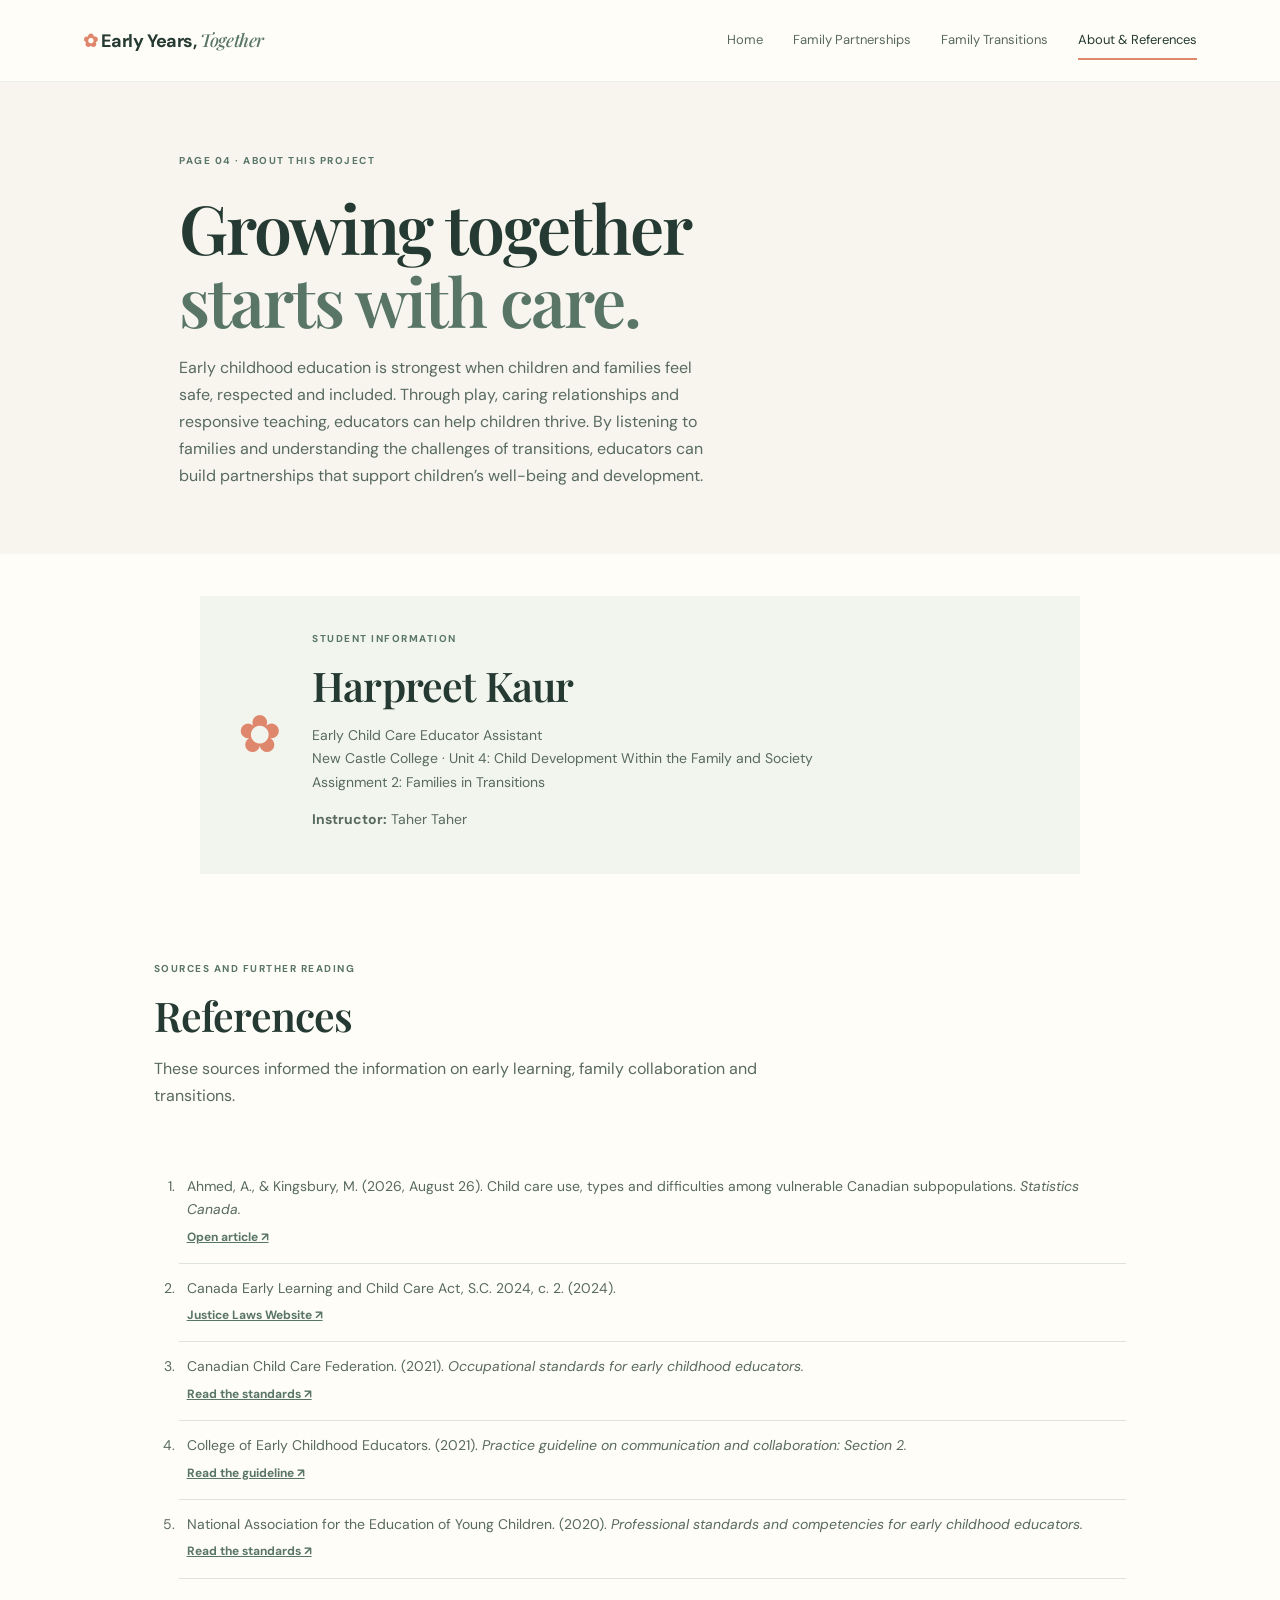
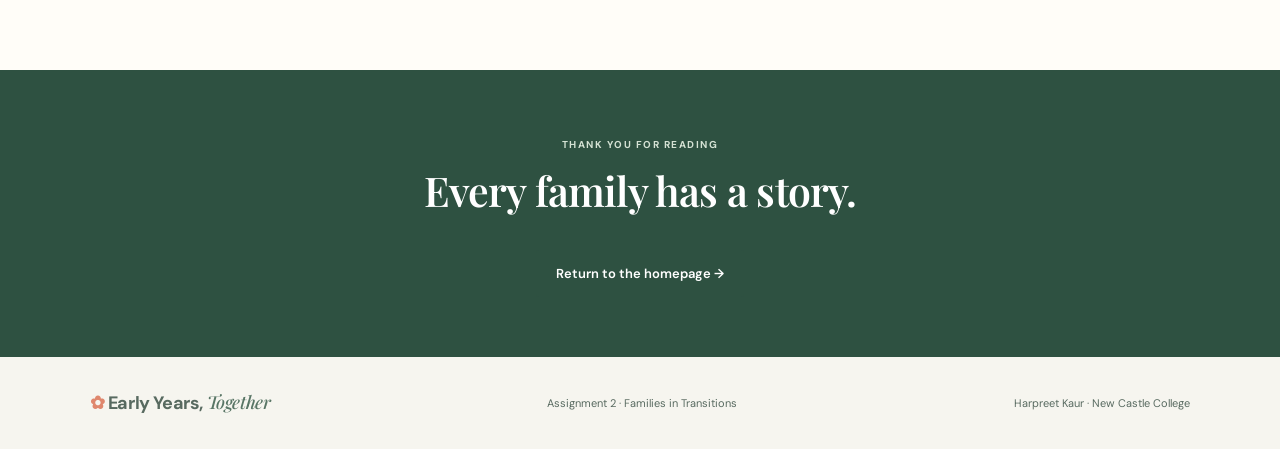
<file: about.html>
<!doctype html><html lang="en"><head><meta charset="utf-8"><meta name="viewport" content="width=device-width,initial-scale=1"><title>About &amp; References | Early Years, Together</title><link rel="preconnect" href="https://fonts.googleapis.com"><link href="https://fonts.googleapis.com/css2?family=DM+Sans:wght@400;500;600;700&family=Playfair+Display:wght@500;600;700&display=swap" rel="stylesheet"><link rel="stylesheet" href="styles.css"></head><body><header><a class="brand" href="index.html">✿ Early Years, <i>Together</i></a><button class="menu" aria-expanded="false">Menu</button><nav><a href="index.html">Home</a><a href="partnerships.html">Family Partnerships</a><a href="transitions.html">Family Transitions</a><a class="current" href="about.html">About &amp; References</a></nav></header><main><section class="about-hero"><small>PAGE 04 · ABOUT THIS PROJECT</small><h1>Growing together<br><em>starts with care.</em></h1><p>Early childhood education is strongest when children and families feel safe, respected and included. Through play, caring relationships and responsive teaching, educators can help children thrive. By listening to families and understanding the challenges of transitions, educators can build partnerships that support children’s well-being and development.</p></section><section class="student"><div class="flower">✿</div><div><small>STUDENT INFORMATION</small><h2>Harpreet Kaur</h2><p>Early Child Care Educator Assistant<br>New Castle College · Unit 4: Child Development Within the Family and Society<br>Assignment 2: Families in Transitions</p><p><strong>Instructor:</strong> Taher Taher</p></div></section><section class="refs"><div class="intro"><small>SOURCES AND FURTHER READING</small><h2>References</h2><p>These sources informed the information on early learning, family collaboration and transitions.</p></div><ol><li>Ahmed, A., &amp; Kingsbury, M. (2026, August 26). Child care use, types and difficulties among vulnerable Canadian subpopulations. <em>Statistics Canada.</em> <a href="https://www150.statcan.gc.ca/n1/pub/36-28-0001/2026008/article/00004-eng.htm" target="_blank" rel="noopener">Open article ↗</a></li><li>Canada Early Learning and Child Care Act, S.C. 2024, c. 2. (2024). <a href="https://laws-lois.justice.gc.ca/eng/acts/C-3.55/section-7.html" target="_blank" rel="noopener">Justice Laws Website ↗</a></li><li>Canadian Child Care Federation. (2021). <em>Occupational standards for early childhood educators.</em> <a href="https://cccf-fcsge.ca/wp-content/uploads/2021/03/Occupational-Standards-for-ECEs-comp.pdf" target="_blank" rel="noopener">Read the standards ↗</a></li><li>College of Early Childhood Educators. (2021). <em>Practice guideline on communication and collaboration: Section 2.</em> <a href="https://college-ece.ca/practice-guideline-on-communication-and-collaboration-section-2/" target="_blank" rel="noopener">Read the guideline ↗</a></li><li>National Association for the Education of Young Children. (2020). <em>Professional standards and competencies for early childhood educators.</em> <a href="https://www.naeyc.org/sites/default/files/globally-shared/downloads/PDFs/resources/position-statements/standards_and_competencies_ps.pdf" target="_blank" rel="noopener">Read the standards ↗</a></li></ol></section><section class="closing"><small>THANK YOU FOR READING</small><h2>Every family has a story.</h2><a class="button" href="index.html">Return to the homepage →</a></section></main><footer><a class="brand" href="index.html">✿ Early Years, <i>Together</i></a><span>Assignment 2 · Families in Transitions</span><span>Harpreet Kaur · New Castle College</span></footer><script src="script.js"></script></body></html>
</file>
<file: styles.css>
:root{--ink:#253a32;--muted:#586a60;--cream:#f7f5ee;--paper:#fffdf8;--sage:#dce6d8;--green:#587565;--deep:#2e5141;--coral:#df876d;--line:#dfe4da;--serif:'Playfair Display',Georgia,serif;--sans:'DM Sans',Arial,sans-serif}*{box-sizing:border-box}html{scroll-behavior:smooth}body{margin:0;background:var(--paper);color:var(--ink);font-family:var(--sans);line-height:1.68}a{color:inherit}header{height:82px;padding:0 6.5%;display:flex;align-items:center;justify-content:space-between;background:rgba(255,253,248,.96);border-bottom:1px solid #edf0e9;position:sticky;top:0;z-index:3}.brand{text-decoration:none;font-size:18px;font-weight:700;letter-spacing:-.4px;white-space:nowrap}.brand:first-letter{color:var(--coral)}.brand i{font-family:var(--serif);font-weight:500;color:var(--green)}nav{display:flex;gap:30px}nav a{text-decoration:none;font-size:13px;color:var(--muted);padding:8px 0;border-bottom:2px solid transparent}nav a:hover,nav a.current{color:var(--ink);border-color:var(--coral)}.menu{display:none}.hero,.page-hero{display:grid;grid-template-columns:1fr 1fr;align-items:center;gap:7%;padding:66px 8% 58px;background:var(--cream)}.hero h1,.page-hero h1,.about-hero h1{font:600 clamp(42px,5.3vw,72px)/1.08 var(--serif);letter-spacing:-2px;margin:18px 0}.hero h1 em,.page-hero h1 em,.about-hero h1 em{font-style:normal;color:var(--green)}small{font-size:10px;font-weight:700;letter-spacing:1.5px;color:var(--green)}.hero p,.page-hero p,.about-hero p{color:var(--muted);max-width:530px}.button{display:inline-block;background:var(--deep);color:white;text-decoration:none;padding:13px 20px;border-radius:3px;font-size:13px;font-weight:600;margin-top:14px}.button:hover{background:#203d31;transform:translateY(-1px)}figure{margin:0}.hero figure img,.page-hero figure img{width:100%;height:390px;object-fit:cover;border-radius:48% 48% 4px 4px}.hero figcaption,.page-hero figcaption{font-size:11px;color:var(--muted);padding-top:9px}.intro{padding:62px 11% 22px;max-width:1100px}.intro h2,.split h2,.transition-intro h2,.stat h2,.support h2,.student h2,.refs h2,.closing h2{font:600 clamp(28px,3.2vw,43px)/1.2 var(--serif);letter-spacing:-.8px;margin:10px 0}.intro>p{color:var(--muted);max-width:650px}.cards{display:grid;grid-template-columns:repeat(3,1fr);gap:18px;padding:22px 8% 72px}.cards article,.challenge article{padding:26px 28px;background:#f2f5ee;border-radius:3px}.cards b,.steps b,.support-grid b{color:var(--coral);font-size:12px;letter-spacing:1px}.cards h3,.steps h3,.challenge h3,.support-grid h3{font:600 21px var(--serif);margin:12px 0 5px}.cards p,.steps p,.challenge p,.support-grid p{font-size:14px;color:var(--muted);margin:0}.split{display:grid;grid-template-columns:1fr 1fr;gap:8%;align-items:center;padding:46px 11% 72px}.split>img{width:100%;height:340px;object-fit:cover;border-radius:3px}.split p{color:var(--muted)}.link{font-weight:700;color:var(--green);font-size:13px}.banner,.closing{text-align:center;background:var(--deep);color:#fff;padding:60px 20%}.banner small,.closing small{color:#d5e2d4}.banner blockquote,.closing blockquote{font:500 clamp(24px,3vw,37px)/1.35 var(--serif);margin:17px auto 20px;max-width:760px}.light{background:#f3f4ed;color:var(--deep)}footer{display:flex;align-items:center;justify-content:space-between;gap:16px;padding:30px 7%;font-size:11px;color:var(--muted);background:#f6f5ef}.page-hero{padding-top:48px;padding-bottom:44px}.page-hero figure img{height:325px;border-radius:4px}.steps{padding:10px 12% 65px;max-width:1150px}.steps article{display:grid;grid-template-columns:54px 1fr;gap:14px;padding:20px 0;border-bottom:1px solid var(--line)}.steps article>b{width:38px;height:38px;border-radius:50%;display:grid;place-items:center;background:#eff2e9}.next{display:flex;justify-content:space-between;align-items:center;padding:42px 11%;background:var(--cream)}.next h2{font:600 34px/1.2 var(--serif);margin:8px 0}.transition-intro{display:grid;grid-template-columns:1fr 1fr;gap:9%;align-items:center;padding:50px 11%}.transition-intro p,.stat p,.closing p{color:var(--muted)}.tags{display:flex;flex-wrap:wrap;gap:10px}.tags span{border:1px solid #d9e2d6;padding:9px 14px;border-radius:30px;font-size:12px;color:var(--green);background:#f8faf5}.challenge{display:grid;grid-template-columns:repeat(3,1fr);gap:16px;padding:10px 8% 65px}.challenge .intro{grid-column:1/-1;padding:0 0 10px}.challenge article b{font-size:24px;color:var(--coral)}.stat{display:grid;grid-template-columns:.7fr 1.3fr;gap:8%;align-items:center;background:var(--cream);padding:50px 14%}.stat-big{font:600 60px/1 var(--serif);color:var(--green)}.stat-big em{font-style:normal;color:var(--coral)}.support{padding:30px 9% 70px}.support .intro{padding:25px 0 15px}.support-grid{display:grid;grid-template-columns:1fr 1fr;gap:12px 40px}.support-grid article{padding:18px 0;border-top:1px solid var(--line)}.closing{background:var(--deep)}.closing p{color:#e4ebe4;max-width:650px;margin:auto}.closing h2{margin-bottom:20px}.about-hero{background:var(--cream);padding:64px 14% 48px}.about-hero h1{margin:18px 0}.student{display:flex;gap:30px;align-items:center;margin:42px auto;padding:28px 38px;background:#f2f5ee;max-width:880px}.student p{color:var(--muted);font-size:14px}.flower{font-size:52px;color:var(--coral)}.refs{padding:28px 12% 75px}.refs .intro{padding:10px 0 20px}.refs ol{padding-left:25px}.refs li{padding:13px 0 16px 8px;border-bottom:1px solid var(--line);color:var(--muted);font-size:14px}.refs li span{color:var(--ink)}.refs li a{display:block;color:var(--green);font-weight:700;font-size:12px;margin-top:5px}.closing h2{color:#fff}.skip-link{position:absolute;left:-999px}.skip-link:focus{left:10px;top:10px;background:white;padding:10px;z-index:9}@media(max-width:800px){header{padding:0 5%;height:70px}.menu{display:block;border:1px solid var(--line);background:white;padding:7px 12px;color:var(--ink)}header nav{display:none;position:absolute;top:69px;left:0;right:0;background:var(--paper);padding:15px 7%;flex-direction:column;gap:7px;box-shadow:0 8px 15px #233a3215}header nav.open{display:flex}header nav a{padding:8px 0}.hero,.page-hero{grid-template-columns:1fr;gap:28px;padding:43px 7%}.hero h1,.page-hero h1,.about-hero h1{font-size:48px}.hero figure img,.page-hero figure img{height:300px}.cards,.challenge{grid-template-columns:1fr;padding:15px 7% 48px}.challenge .intro{grid-column:auto}.intro{padding:42px 7% 15px}.split,.transition-intro,.stat{grid-template-columns:1fr;padding:36px 7%;gap:22px}.split>img{height:250px}.steps{padding:0 7% 45px}.next{padding:34px 7%;gap:12px;align-items:flex-start;flex-direction:column}.banner,.closing{padding:45px 8%}.support{padding:15px 7% 48px}.support-grid{grid-template-columns:1fr}.about-hero{padding:45px 8% 35px}.student{margin:28px 7%;padding:24px;align-items:flex-start}.refs{padding:12px 8% 50px}footer{padding:26px 7%;flex-wrap:wrap}footer>*{min-width:40%}}@media(prefers-reduced-motion:reduce){html{scroll-behavior:auto}*,*:before,*:after{transition:none!important}}
</file>
